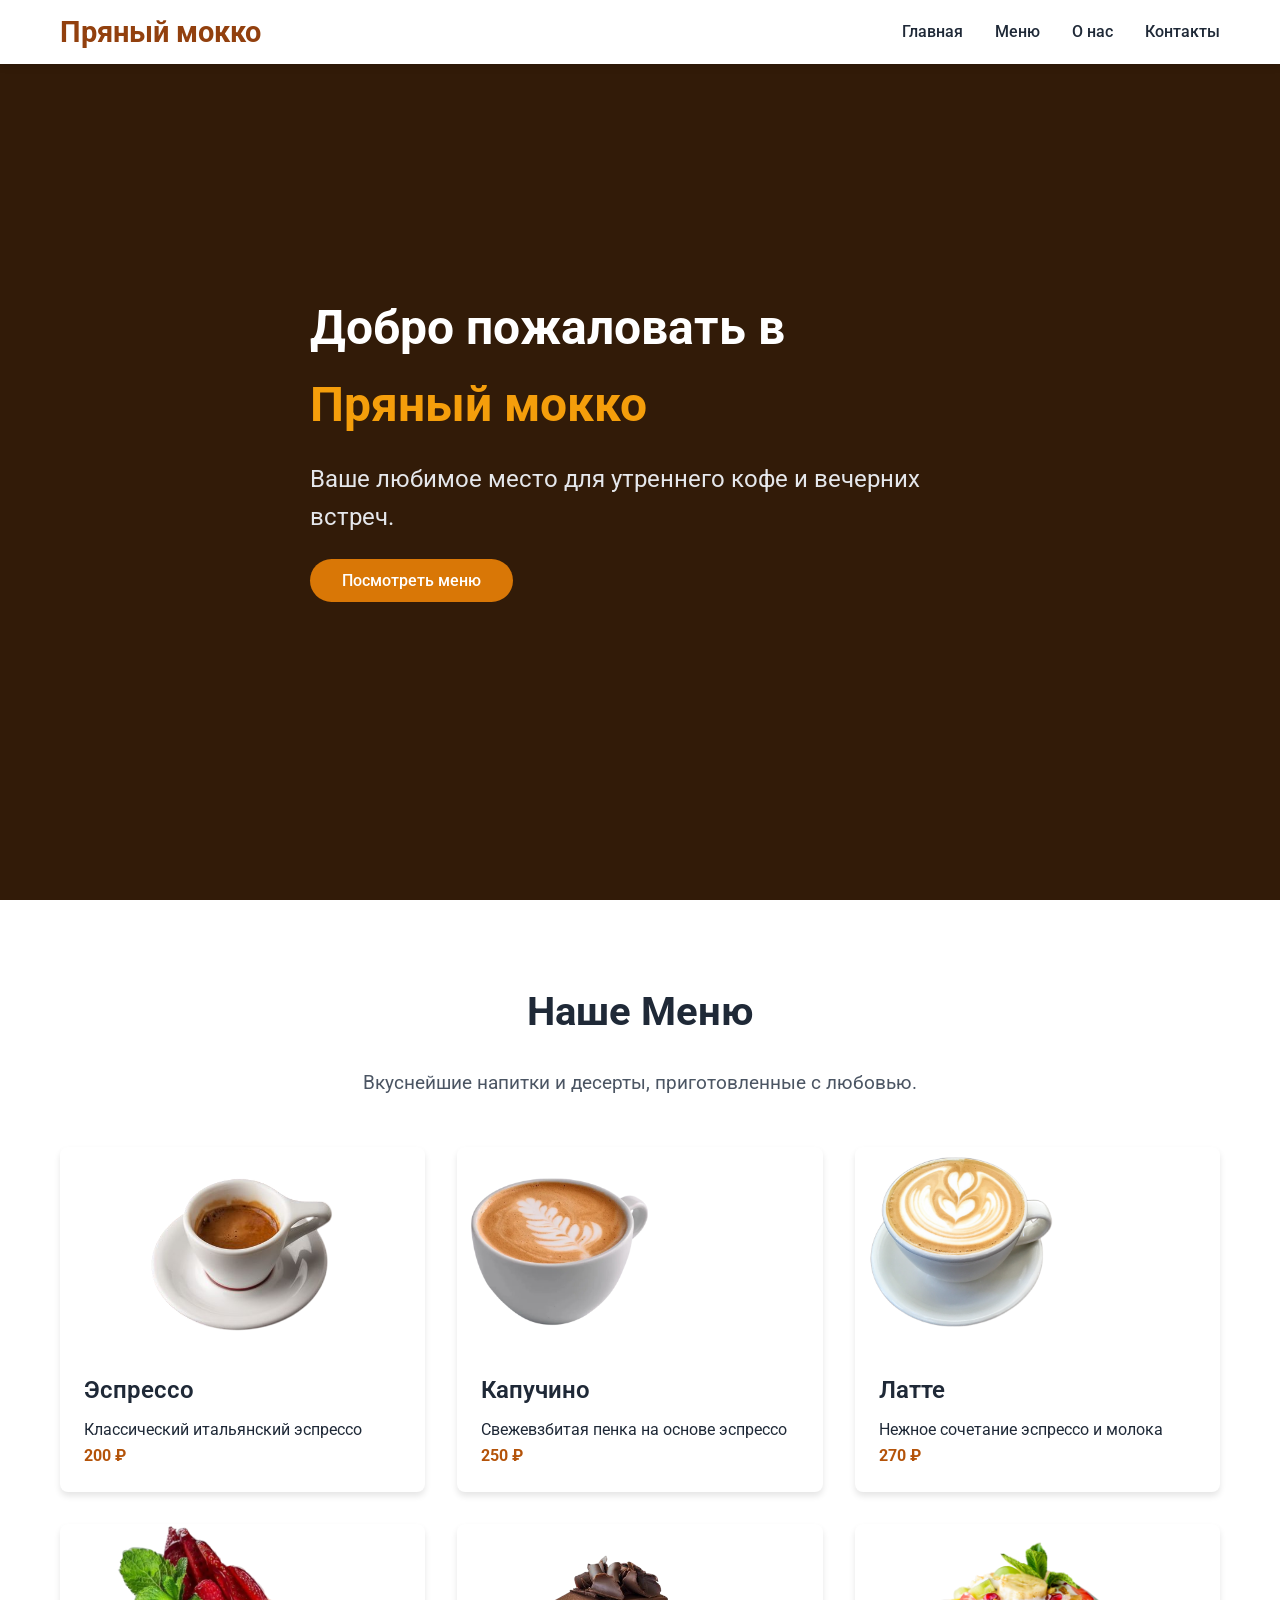
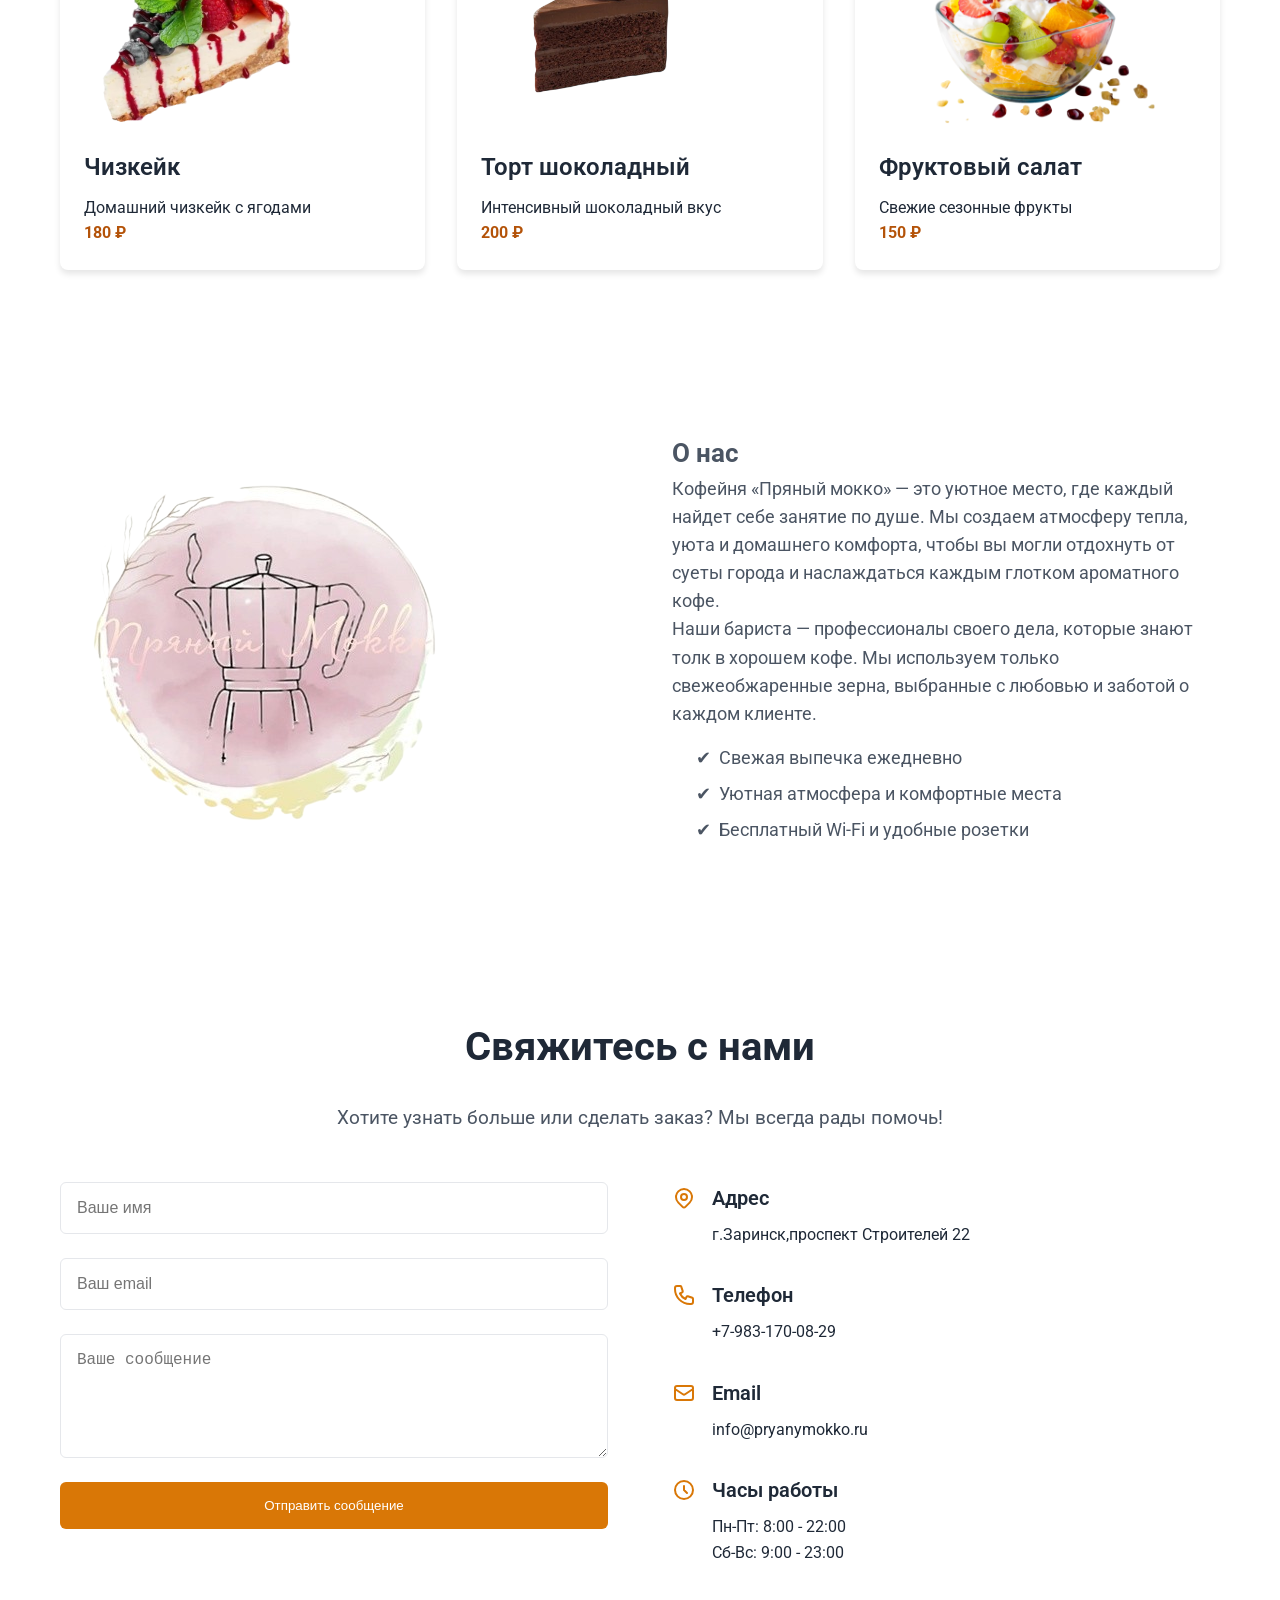
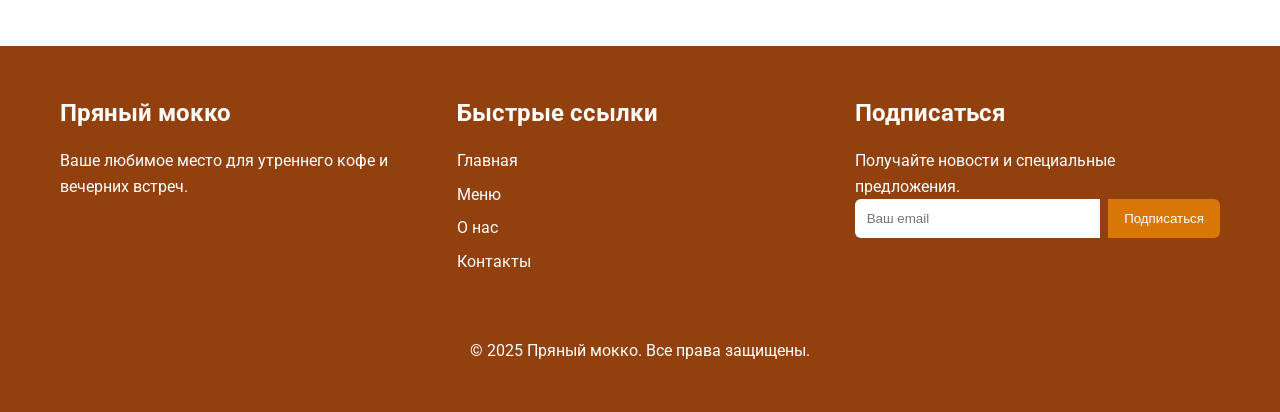
<file: index.html>
<!DOCTYPE html>
<html lang="ru">
<head>
  <meta charset="UTF-8" />
  <meta name="viewport" content="width=device-width, initial-scale=1.0"/>
  <title>Пряный мокко</title>
  <link href="https://fonts.googleapis.com/css2?family=Roboto:wght@400;500;700&display=swap" rel="stylesheet">
  <style>
    :root {
      --amber-500: #f59e0b;
      --amber-600: #d97706;
      --amber-700: #b45309;
      --amber-800: #92400e;
      --gray-100: #f3f4f6;
      --gray-200: #e5e7eb;
      --gray-600: #4b5563;
      --gray-800: #1f2937;
      --white: #ffffff;
      --black: #000000;
    }
    * {
      box-sizing: border-box;
      margin: 0;
      padding: 0;
    }
    body {
      font-family: 'Roboto', sans-serif;
      line-height: 1.6;
      color: var(--gray-800);
      background-color: var(--white);
    }
    a {
      text-decoration: none;
      color: inherit;
    }
    img {
      max-width: 100%;
      display: block;
    }
    header {
      position: fixed;
      width: 100%;
      background-color:var(--white)  ;
      box-shadow: 0 4px 6px rgba(0, 0, 0, 0.1);
      z-index: 1000;
    }
    .container {
      max-width: 1200px;
      margin: 0 auto;
      padding: 0 20px;
    }
    .header-content {
      display: flex;
      justify-content: space-between;
      align-items: center;
      height: 64px;
    }
    .logo {
      font-size: 1.8rem;
      font-weight: bold;
      color: var(--amber-800);
    }
    nav ul {
      list-style: none;
      display: flex;
      gap: 2rem;
    }
    nav ul li a {
      position: relative;
      font-weight: 500;
      transition: color 0.3s ease;
    }
    nav ul li a:hover,
    nav ul li.active a {
      color: var(--amber-700);
    }
    .mobile-menu-button {
      display: none;
      background: none;
      border: none;
      cursor: pointer;
    }
    .mobile-menu {
      display: none;
      flex-direction: column;
      gap: 1rem;
      padding: 1rem;
      background-color: var(--white);
      box-shadow: 0 4px 6px rgba(0, 0, 0, 0.1);
    }
    .hero {
      position: relative;
      min-height: 100vh;
      display: flex;
      align-items: center;
      padding-top: 64px;
    }
    .hero::before {
      content: "";
      position: absolute;
      top: 0;
      left: 0;
      width: 100%;
      height: 100%;
      background-color:#48260c;
      background-size: cover;
      filter: brightness(0.7);
      z-index: -1;
    }
    .hero-content {
      color: var(--white);
      max-width: 700px;
    }
    .hero h1 {
      font-size: 3rem;
      font-weight: bold;
      margin-bottom: 1rem;
    }
    .hero p {
      font-size: 1.5rem;
      margin-bottom: 2rem;
      color: var(--gray-200);
    }
    .hero .btn {
      background-color: var(--amber-600);
      color: var(--white);
      padding: 0.75rem 2rem;
      border-radius: 9999px;
      font-weight: 500;
      transition: all 0.3s ease;
    }
    .hero .btn:hover {
      background-color: var(--amber-700);
      transform: scale(1.05);
    }
    section {
      padding: 5rem 0;
    }
    .section-title {
      text-align: center;
      font-size: 2.5rem;
      font-weight: bold;
      margin-bottom: 1.5rem;
    }
    .section-subtitle {
      text-align: center;
      font-size: 1.2rem;
      color: var(--gray-600);
      max-width: 700px;
      margin: 0 auto 3rem;
    }
    .menu-grid {
      display: grid;
      grid-template-columns: repeat(auto-fit, minmax(300px, 1fr));
      gap: 2rem;
    }
    .card {
      background-color: var(--white);
      border-radius: 0.5rem;
      overflow: hidden;
      box-shadow: 0 4px 6px rgba(0, 0, 0, 0.1);
      transition: transform 0.3s ease, box-shadow 0.3s ease;
    }
    .card:hover {
      transform: translateY(-5px);
      box-shadow: 0 10px 15px rgba(0, 0, 0, 0.1);
    }
    .card img {
      height: 200px;
      object-fit: cover;
      transition: transform 0.5s ease;
    }
    .card:hover img {
      transform: scale(1.1);
    }
    .card-body {
      padding: 1.5rem;
    }
    .card-body h3 {
      font-size: 1.5rem;
      font-weight: 600;
      margin-bottom: 0.5rem;
    }
    .card-body .price {
      color: var(--amber-700);
      font-weight: bold;
    }
    .about-section {
      display: grid;
      grid-template-columns: 1fr 1fr;
      gap: 4rem;
      align-items: center;
    }
    .about-text {
      font-size: 1.1rem;
      color: var(--gray-600);
    }
    .about-text ul {
      margin-top: 1rem;
      padding-left: 1.5rem;
    }
    .about-text li {
      margin-bottom: 0.5rem;
      display: flex;
      align-items: center;
    }
    .about-text li::before {
      content: "✔";
      color: var(--green-500);
      margin-right: 0.5rem;
    }
    .contact-form {
      display: flex;
      flex-direction: column;
      gap: 1.5rem;
    }
    .contact-form input,
    .contact-form textarea {
      width: 100%;
      padding: 1rem;
      border: 1px solid var(--gray-200);
      border-radius: 0.375rem;
      font-size: 1rem;
    }
    .contact-form button {
      background-color: var(--amber-600);
      color: var(--white);
      padding: 1rem;
      border: none;
      border-radius: 0.375rem;
      font-weight: 500;
      transition: background-color 0.3s ease;
    }
    .contact-form button:hover {
      background-color: var(--amber-700);
    }
    .contact-info {
      display: flex;
      flex-direction: column;
      gap: 2rem;
    }
    .contact-item {
      display: flex;
      gap: 1rem;
      align-items: start;
    }
    .contact-item svg {
      flex-shrink: 0;
      width: 1.5rem;
      height: 1.5rem;
      color: var(--amber-600);
      margin-top: 0.25rem;
    }
    .contact-item h3 {
      font-size: 1.25rem;
      font-weight: 600;
      margin-bottom: 0.5rem;
    }
    footer {
      background-color: var(--amber-800);
      color: var(--white);
      padding: 3rem 0;
    }
    .footer-content {
      display: grid;
      grid-template-columns: repeat(auto-fit, minmax(250px, 1fr));
      gap: 2rem;
    }
    .footer-content h3 {
      font-size: 1.5rem;
      font-weight: bold;
      margin-bottom: 1rem;
    }
    .footer-links a {
      display: block;
      margin-bottom: 0.5rem;
      color: rgba(var(--white), 0.7);
      transition: color 0.3s ease;
    }
    .footer-links a:hover {
      color: var(--white);
    }
    .subscribe-form {
      display: flex;
      gap: 0.5rem;
    }
    .subscribe-form input {
      flex-grow: 1;
      padding: 0.75rem;
      border: none;
      border-radius: 0.375rem 0 0 0.375rem;
    }
    .subscribe-form button {
      background-color: var(--amber-600);
      color: var(--white);
      padding: 0.75rem 1rem;
      border: none;
      border-radius: 0 0.375rem 0.375rem 0;
      cursor: pointer;
      transition: background-color 0.3s ease;
    }
    .subscribe-form button:hover {
      background-color: var(--amber-700);
    }
    .footer-bottom {
      margin-top: 2rem;
      padding-top: 1.5rem;
      border-top: 1px solid rgba(var(--white), 0.2);
      text-align: center;
      color: rgba(var(--white), 0.7);
    }
    @media (max-width: 768px) {
      nav ul {
        display: none;
      }

      .mobile-menu-button {
        display: block;
      }
      .about-section {
        grid-template-columns: 1fr;
        gap: 2rem;
      }
    }
  </style>
</head>
<body>
<header>
  <div class="container header-content">
    <a href="#home" class="logo">Пряный мокко</a>
    <nav>
      <ul id="desktop-nav">
        <li><a href="#home" class="active">Главная</a></li>
        <li><a href="#menu">Меню</a></li>
        <li><a href="#about">О нас</a></li>
        <li><a href="#contact">Контакты</a></li>
      </ul>
    </nav>
    <button class="mobile-menu-button" id="mobile-menu-btn">&#9776;</button>
  </div>
  <div class="mobile-menu" id="mobile-menu">
    <a href="#home" class="active">Главная</a>
    <a href="#menu">Меню</a>
    <a href="#about">О нас</a>
    <a href="#contact">Контакты</a>
  </div>
</header>
<main>
  <!-- Hero Section -->
  <section id="home" class="hero">
    <div class="container hero-content">
      <h1>Добро пожаловать в <br/><span style="color: var(--amber-500)">Пряный мокко</span></h1>
      <p>Ваше любимое место для утреннего кофе и вечерних встреч.</p>
      <a href="#menu" class="btn">Посмотреть меню</a>
    </div>
  </section>
  <!-- Menu Section -->
  <section id="menu">
    <div class="container">
      <h2 class="section-title">Наше Меню</h2>
      <p class="section-subtitle">Вкуснейшие напитки и десерты, приготовленные с любовью.</p>
      <div class="menu-grid">
        <div class="card">
          <img src="a80084d1c552803f4fb4849bec7372b6-Photoroom.png" alt="Эспрессо"/>
          <div class="card-body">
            <h3>Эспрессо</h3>
            <p>Классический итальянский эспрессо</p>
            <div class="price">200 ₽</div>
          </div>
        </div>
        <div class="card">
          <img src="i-_3_-Photoroom-Photoroom.png" alt="Капучино"/>
          <div class="card-body">
            <h3>Капучино</h3>
            <p>Свежевзбитая пенка на основе эспрессо</p>
            <div class="price">250 ₽</div>
          </div>
        </div>
        <div class="card">
          <img src="kofe_latte_serdechko_iz_peny-1600x1200.png" alt="Латте"/>
          <div class="card-body">
            <h3>Латте</h3>
            <p>Нежное сочетание эспрессо и молока</p>
            <div class="price">270 ₽</div>
          </div>
        </div>
        <div class="card">
          <img src="i-_2_-Photoroom.png" alt="Чизкейк"/>
          <div class="card-body">
            <h3>Чизкейк</h3>
            <p>Домашний чизкейк с ягодами</p>
            <div class="price">180 ₽</div>
          </div>
        </div>
        <div class="card">
          <img src="360_F_187185513_fD3GNLtDcSCGcE7Y4erC54zr7VeEv25Q-Photoroom.png" alt="Торт шоколадный"/>
          <div class="card-body">
            <h3>Торт шоколадный</h3>
            <p>Интенсивный шоколадный вкус</p>
            <div class="price">200 ₽</div>
          </div>
        </div>
        <div class="card">
          <img src="E3XDcZgNlxIhv0SkOEkmmDzKyBpPJt9TzYeuM9ar-Photoroom.png" alt="Фруктовый салат"/>
          <div class="card-body">
            <h3>Фруктовый салат</h3>
            <p>Свежие сезонные фрукты</p>
            <div class="price">150 ₽</div>
          </div>
        </div>
      </div>
    </div>
  </section>
  <!-- About Section -->
  <section id="about">
    <div class="container about-section">
      <div>
        <img src="P_p_YmXvdXQ-Photoroom.png" alt="About our cafe"/>
      </div>
      <div class="about-text">
        <h2>О нас</h2>
        <p>Кофейня «Пряный мокко» — это уютное место, где каждый найдет себе занятие по душе. Мы создаем атмосферу тепла, уюта и домашнего комфорта, чтобы вы могли отдохнуть от суеты города и наслаждаться каждым глотком ароматного кофе.</p>
        <p>Наши бариста — профессионалы своего дела, которые знают толк в хорошем кофе. Мы используем только свежеобжаренные зерна, выбранные с любовью и заботой о каждом клиенте.</p>
        <ul>
          <li>Свежая выпечка ежедневно</li>
          <li>Уютная атмосфера и комфортные места</li>
          <li>Бесплатный Wi-Fi и удобные розетки</li>
        </ul>
      </div>
    </div>
  </section>
  <!-- Contact Section -->
  <section id="contact">
    <div class="container">
      <h2 class="section-title">Свяжитесь с нами</h2>
      <p class="section-subtitle">Хотите узнать больше или сделать заказ? Мы всегда рады помочь!</p>
      <div style="display: grid; grid-template-columns: repeat(auto-fit, minmax(400px, 1fr)); gap: 4rem;">
        <form class="contact-form">
          <input type="text" placeholder="Ваше имя" required/>
          <input type="email" placeholder="Ваш email" required/>
          <textarea rows="5" placeholder="Ваше сообщение" required></textarea>
          <button type="submit">Отправить сообщение</button>
        </form>
        <div class="contact-info">
          <div class="contact-item">
            <svg fill="none"  stroke="currentColor" viewBox="0 0 24 24"><path stroke-linecap="round" stroke-linejoin="round" stroke-width="2" d="M17.657 16.657L13.414 20.9a1.998 1.998 0 01-2.827 0l-4.244-4.243a8 8 0 1111.314 0z"/><path stroke-linecap="round" stroke-linejoin="round" stroke-width="2" d="M15 11a3 3 0 11-6 0 3 3 0 016 0z"/></svg>
            <div>
              <h3>Адрес</h3>
              <p><a href="https://2gis.ru/zarinsk/firm/70000001067888430" alt="Посмотреть на карте" >г.Заринск,проспект Строителей 22</a></p>
            </div>
          </div>
          <div class="contact-item">
            <svg fill="none" stroke="currentColor" viewBox="0 0 24 24"><path stroke-linecap="round" stroke-linejoin="round" stroke-width="2" d="M3 5a2 2 0 012-2h3.28a1 1 0 01.948.684l1.498 4.493a1 1 0 01-.502 1.21l-2.257 1.13a11.042 11.042 0 005.516 5.516l1.13-2.257a1 1 0 011.21-.502l4.493 1.498a1 1 0 01.684.949V19a2 2 0 01-2 2h-1C9.716 21 3 14.284 3 6V5z"/></svg>
            <div>
              <h3>Телефон</h3>
              <p><a href="tel:+79831700829">+7-983-170-08-29</a>  </p>
            </div>
          </div>
          <div class="contact-item">
            <svg fill="none" stroke="currentColor" viewBox="0 0 24 24"><path stroke-linecap="round" stroke-linejoin="round" stroke-width="2" d="M3 8l7.89 5.26a2 2 0 002.22 0L21 8M5 19h14a2 2 0 002-2V7a2 2 0 00-2-2H5a2 2 0 00-2 2v10a2 2 0 002 2z"/></svg>
            <div>
              <h3>Email</h3>
              <p><a href="mailto:example@example.com">info@pryanymokko.ru</a></p>
            </div>
          </div>
          <div class="contact-item">
            <svg fill="none" stroke="currentColor" viewBox="0 0 24 24"><path stroke-linecap="round" stroke-linejoin="round" stroke-width="2" d="M12 8v4l3 3m6-3a9 9 0 11-18 0 9 9 0 0118 0z"/></svg>
            <div>
              <h3>Часы работы</h3>
              <p>Пн-Пт: 8:00 - 22:00<br/>Сб-Вс: 9:00 - 23:00</p>
            </div>
          </div>
        </div>
      </div>
    </div>
  </section>
</main>
<!-- Footer -->
<footer>
  <div class="container footer-content">
    <div>
      <h3>Пряный мокко</h3>
      <p>Ваше любимое место для утреннего кофе и вечерних встреч.</p>
    </div>
    <div class="footer-links">
      <h3>Быстрые ссылки</h3>
      <a href="#home">Главная</a>
      <a href="#menu">Меню</a>
      <a href="#about">О нас</a>
      <a href="#contact">Контакты</a>
    </div>
    <div>
      <h3>Подписаться</h3>
      <p>Получайте новости и специальные предложения.</p>
      <form class="subscribe-form">
        <input type="email" placeholder="Ваш email"/>
        <button type="submit">Подписаться</button>
      </form>
    </div>
  </div>
  <div class="footer-bottom">
    <p>© 2025 Пряный мокко. Все права защищены.</p>
  </div>
</footer>
<script>
  // Mobile menu toggle
  document.getElementById('mobile-menu-btn').addEventListener('click', () => {
    const menu = document.getElementById('mobile-menu');
    menu.style.display = menu.style.display === 'flex' ? 'none' : 'flex';
  });
  // Scroll active section highlighting
  window.addEventListener('scroll', () => {
    const sections = document.querySelectorAll('section');
    const navLinks = document.querySelectorAll('#desktop-nav a');
    let currentSection = 'home';
    sections.forEach(section => {
      const sectionTop = section.offsetTop - 100;
      if (window.scrollY >= sectionTop) {
        currentSection = section.id;
      }
    });
    navLinks.forEach(link => {
      link.classList.remove('active');
      if (link.getAttribute('href') === `#${currentSection}`) {
        link.classList.add('active');
      }
    });
  });
  // Smooth scroll
  document.querySelectorAll('a[href^="#"]').forEach(anchor => {
    anchor.addEventListener('click', function(e) {
      e.preventDefault();
      const targetId = this.getAttribute('href');
      const targetElement = document.querySelector(targetId);
      if (targetElement) {
        window.scrollTo({
          top: targetElement.offsetTop - 64,
          behavior: 'smooth'
        });
      }
    });
  });
</script>
</body>
</html>
</file>
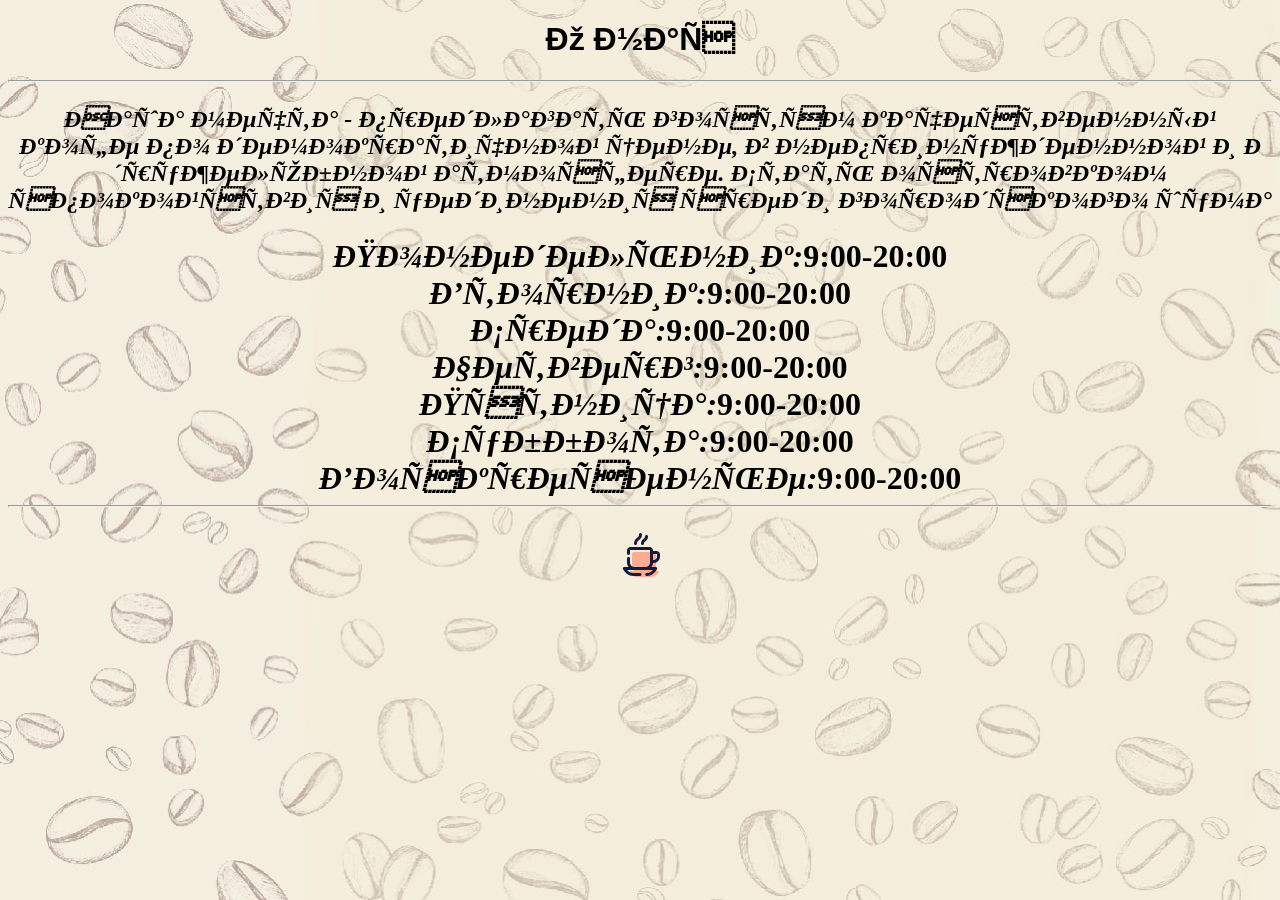
<file: About Us.html>
<!DOCTYPE html>
<HTML>
<HEAD>
<style>
   body {
    background: url(2.jpg) no-repeat; /* Параметры фона */
	 background-size: cover;
	 background-attachment: fixed;
   }
   ul {
  list-style: none; 
  margin: 0;
  padding-left: 0; 
  font-size: xx-large;
}
   h1{  font-family: 'Comic Sans MS', sans-serif; }
   p{font-size:x-large; font-family: 'Times New Roman', sans-serif;}
  
	  
  </style>
  <link rel="shortcut icon" href="3.png"
<meta charset="utf-8"> 
<TITLE>О нас</TITLE>
</HEAD>
<BODY>
<width=100%> 
<height=100%>
<body background="2.jpg">
<header>
<h1 align="center">О нас</h1>

</header>
<hr>
 <footer>
<p align="center"><b><i>Наша мечта - предлагать гостям качественный кофе по демократичной цене, в непринужденной и дружелюбной атмосфере. Стать островком спокойствия и уединения среди городского шума</i></b></P>
<ul class="menu-main">
<li align="center"><b><i>Понедельник:</i>9:00-20:00</b></li>
<li align="center"><b><i>Вторник:</i>9:00-20:00</b></li>
<li align="center"><b><i>Среда:</i>9:00-20:00</b></li>
<li align="center"><b><i>Четверг:</i>9:00-20:00</b></li>
<li align="center"><b><i>Пятница:</i>9:00-20:00</b></li>
<li align="center"><b><i>Суббота:</i>9:00-20:00</b></li>
<li align="center"><b><i>Воскресенье:</i>9:00-20:00</b><li>
</ul>
</footer>
<hr>
<a href="index.html" onclick="history.back();return false;" class="history-back" class="menu-main"><p align="center"><img src="4.png"></a>
</BODY>
</HTML>
</file>
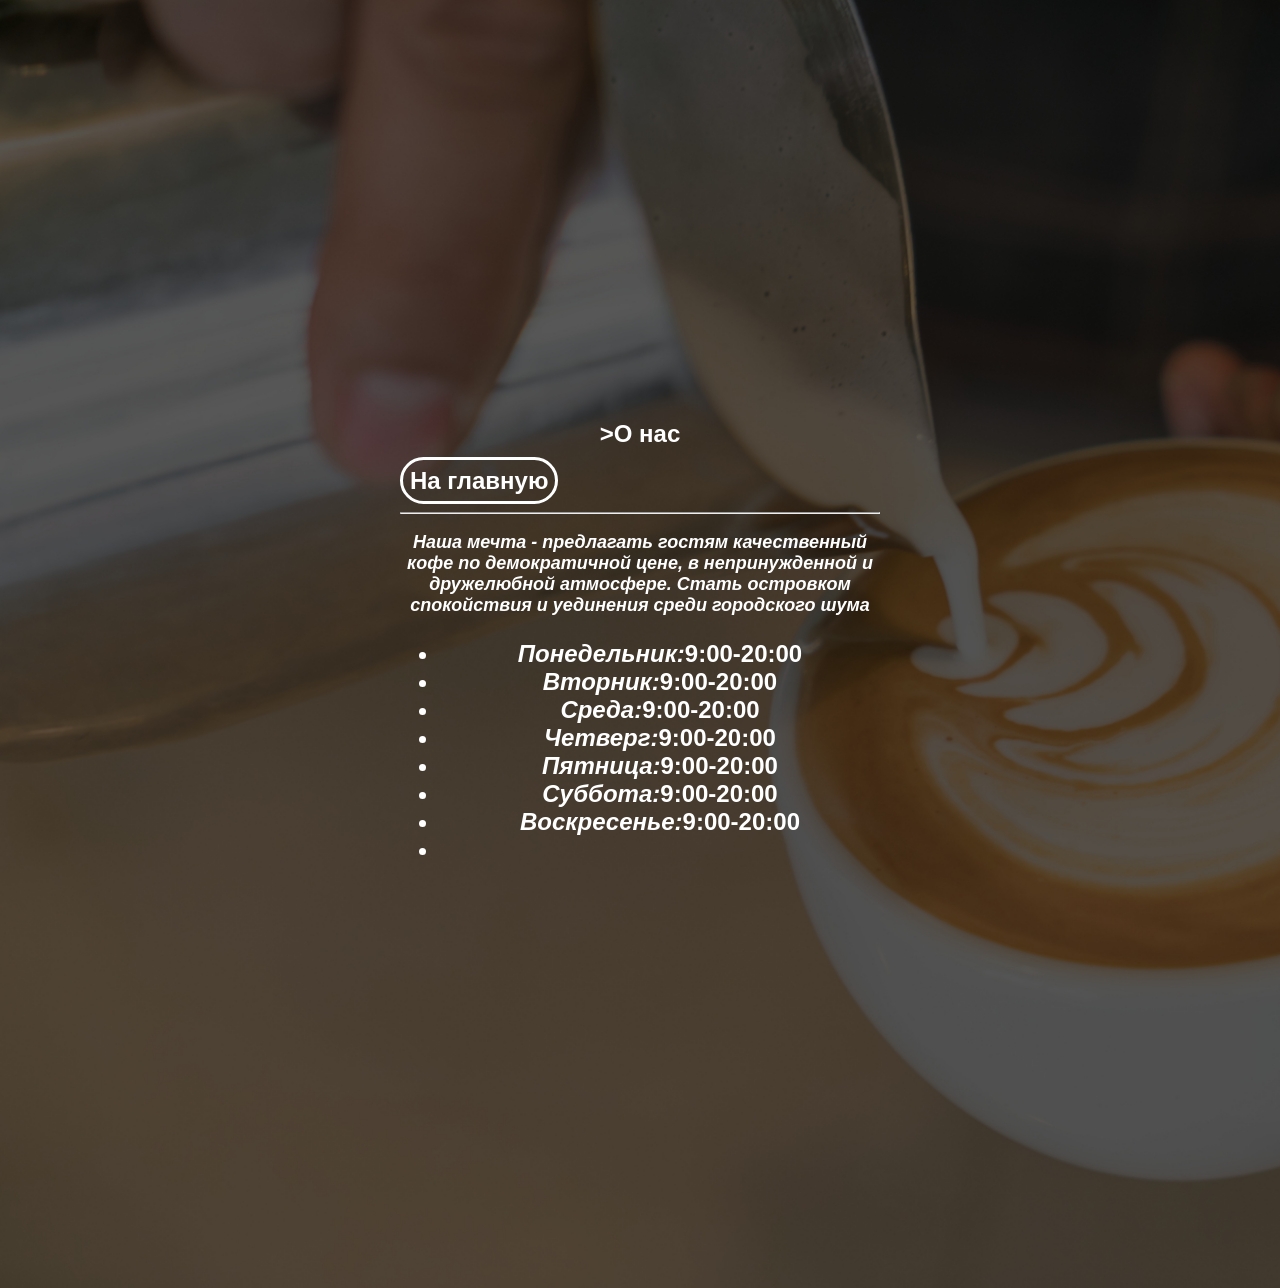
<file: About.html>
<!DOCTYPE html>
<HTML>
<HEAD>
<link rel="shortcut icon" href="4.png">
 <link rel="stylesheet" href="style.css">
<meta charset="utf-8"> 
<TITLE>О нас</TITLE>
</HEAD>
<BODY>

 <main>
    <section id="coffee">
	<h1 align="center">>О нас</h1>
		<p align="left"><a href="index.html"  class="button"> На главную </a></p>
	<hr>
      <p align="center"><b><i>Наша мечта - предлагать гостям качественный кофе по демократичной цене, в непринужденной и дружелюбной атмосфере. Стать островком спокойствия и уединения среди городского шума</i></b></P>
<ul class="menu-main">
<li align="center"><b><i>Понедельник:</i>9:00-20:00</b></li>
<li align="center"><b><i>Вторник:</i>9:00-20:00</b></li>
<li align="center"><b><i>Среда:</i>9:00-20:00</b></li>
<li align="center"><b><i>Четверг:</i>9:00-20:00</b></li>
<li align="center"><b><i>Пятница:</i>9:00-20:00</b></li>
<li align="center"><b><i>Суббота:</i>9:00-20:00</b></li>
<li align="center"><b><i>Воскресенье:</i>9:00-20:00</b><li>
</ul>
</div>
    </section>
</BODY>
</HTML>
</file>
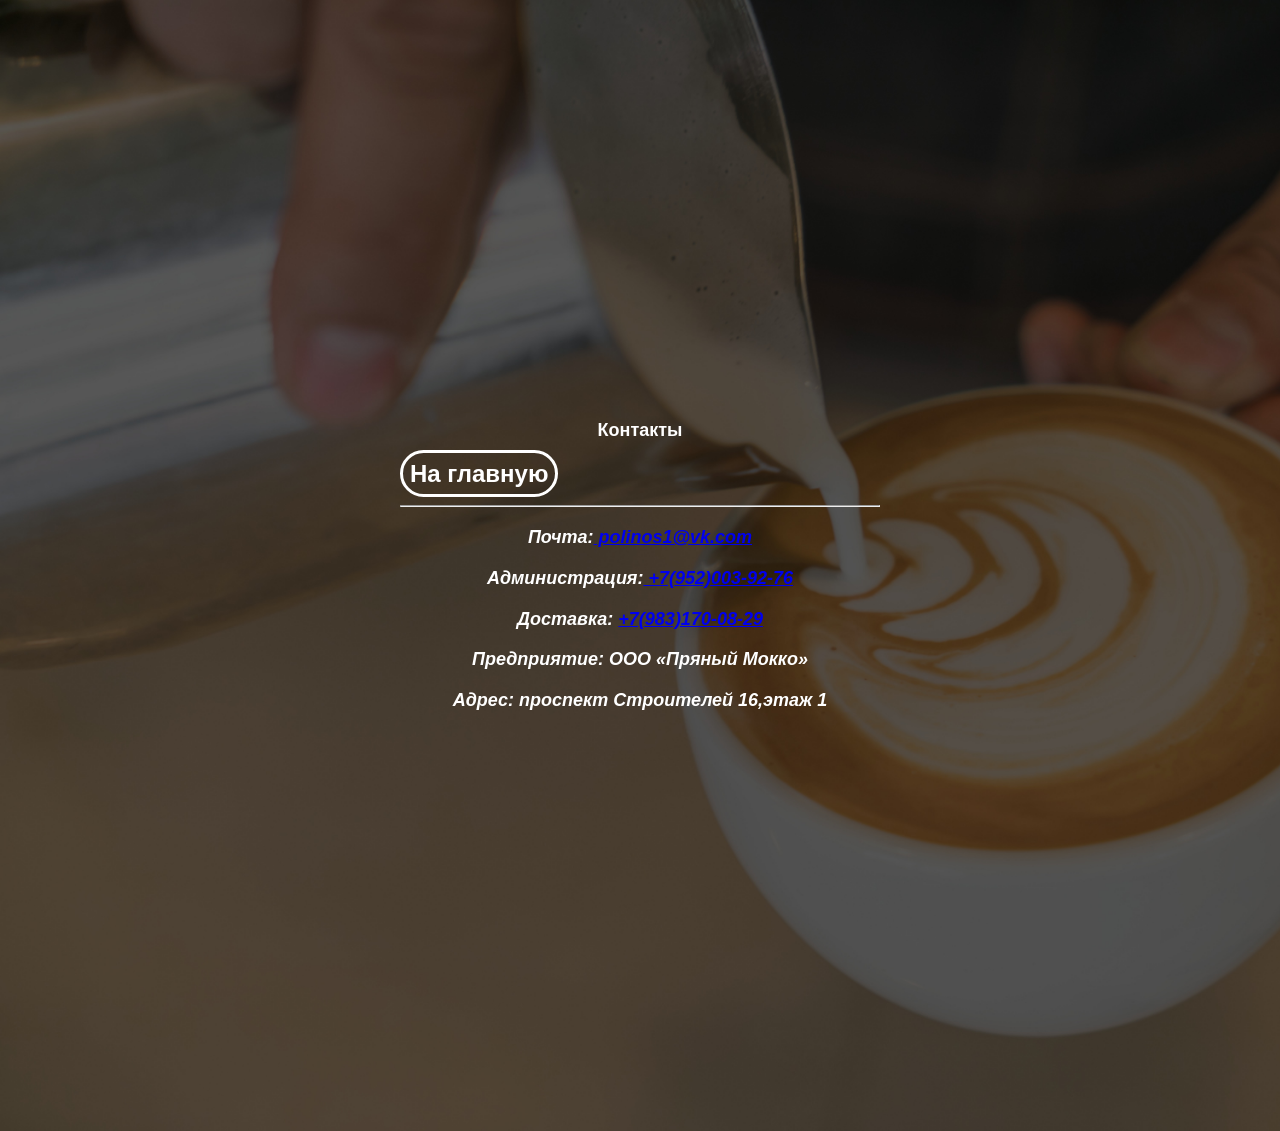
<file: contact.html>
<!DOCTYPE html>
<HTML>
<HEAD>
<link rel="stylesheet" href="style.css">
  <link rel="shortcut icon" href="4.png">
<meta charset="utf-8"> 
<TITLE>Контакты</TITLE>
</HEAD>
<BODY>
<main>
    <section id="coffee">
      <h1><p align="center">Контакты</h1>
	  <p align="left"><a href="index.html"  class="button"> На главную </a></p>
<hr>
<h2><p align="center"><b><i>Почта:<a href="mailto:polinos1@vk.com"> polinos1@vk.com</i></b></a></h2>
<h2><p align="center"><b><i>Администрация:</b><a href="tel: +7(952)003-92-76"> +7(952)003-92-76</i></a></h2>
 <h2><p align="center"><b><i>Доставка:</b> <a href="tel: +7(983)170-08-29"> +7(983)170-08-29</i></a></h2>
<h2><p align="center"><b><i>Предприятие: ООО «Пряный Мокко»</i></b></h2>
<h2><p align="center"><b><i>Адрес: проспект Строителей 16,этаж 1</i></b></h2>
</div>
    </section>
</file>
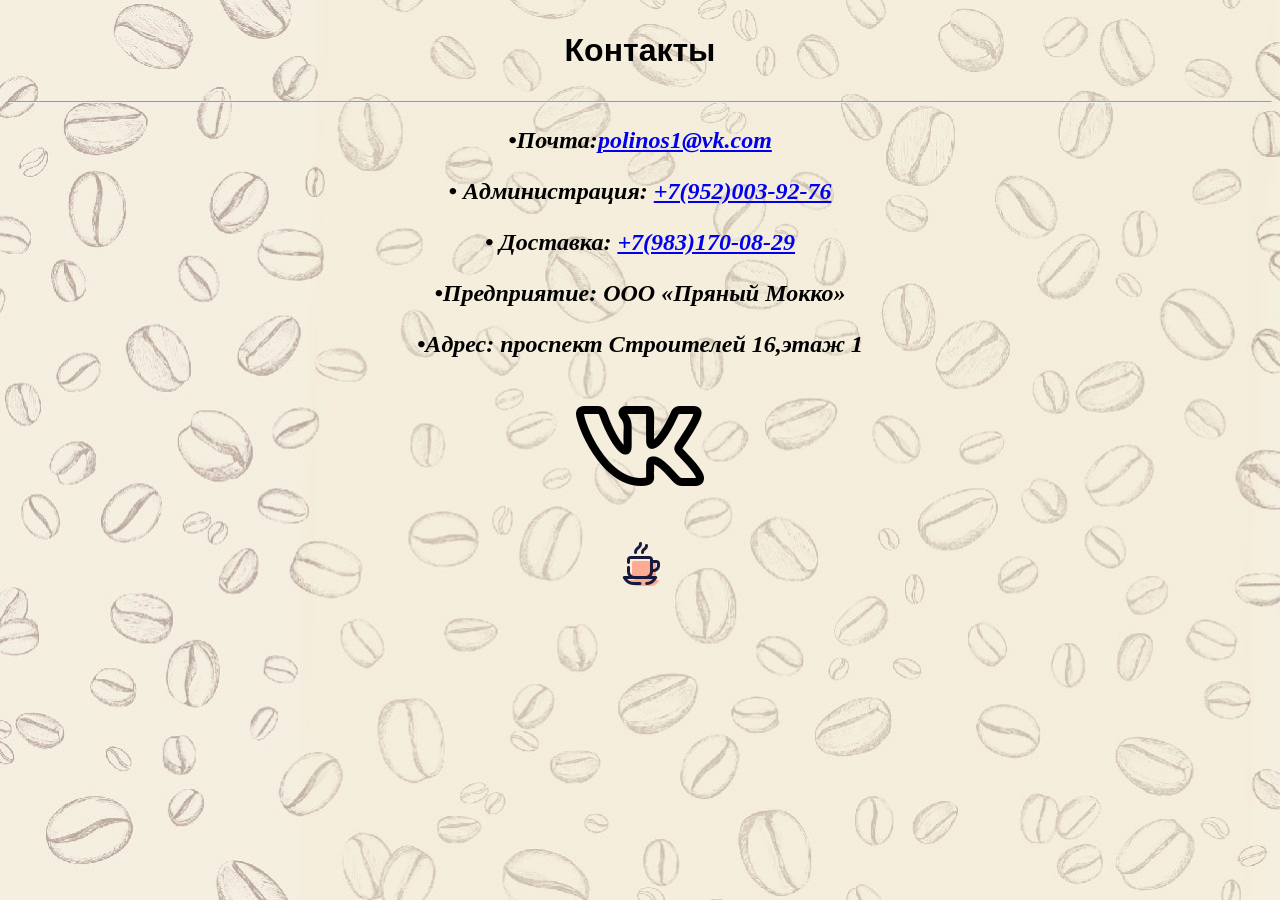
<file: Contacts.html>
<!DOCTYPE html>
<HTML>
<HEAD>
<style>
   body {
    background: url(2.jpg) no-repeat;
	 background-size: cover;
	  background-attachment: fixed;
   }
   h1{  font-family: 'Comic Sans MS', sans-serif; }
  </style>
  <link rel="shortcut icon" href="3.png">
<meta charset="utf-8"> 
<TITLE>Контакты</TITLE>
</HEAD>
<BODY>
<body background="1.jpg">
<h1><p align="center">Контакты</h1>
<hr>
<h2><p align="center"><b><i>•Почта:<a href="mailto:polinos1@vk.com">polinos1@vk.com</i></b></a></h2>
<h2><p align="center"><b><i>• Администрация:</b> <a href="tel: +7(952)003-92-76"> +7(952)003-92-76</i></a></h2>
 <h2><p align="center"><b><i>• Доставка:</b> <a href="tel: +7(983)170-08-29"> +7(983)170-08-29</i></a></h2>
<h2><p align="center"><b><i>•Предприятие: ООО «Пряный Мокко»</i></b></h2>
<h2><p align="center"><b><i>•Адрес: проспект Строителей 16,этаж 1</i></b></h2>
<h2><p align="center"><a href="https://vk.com/public219763680"><img src="18.png" ></h2>
</div>
<a href="index.html" onclick="history.back();return false;"class="history-back"><p align="center"><p align="center"> <img src="4.png"></a>
</BODY>
</HTML>
</file>
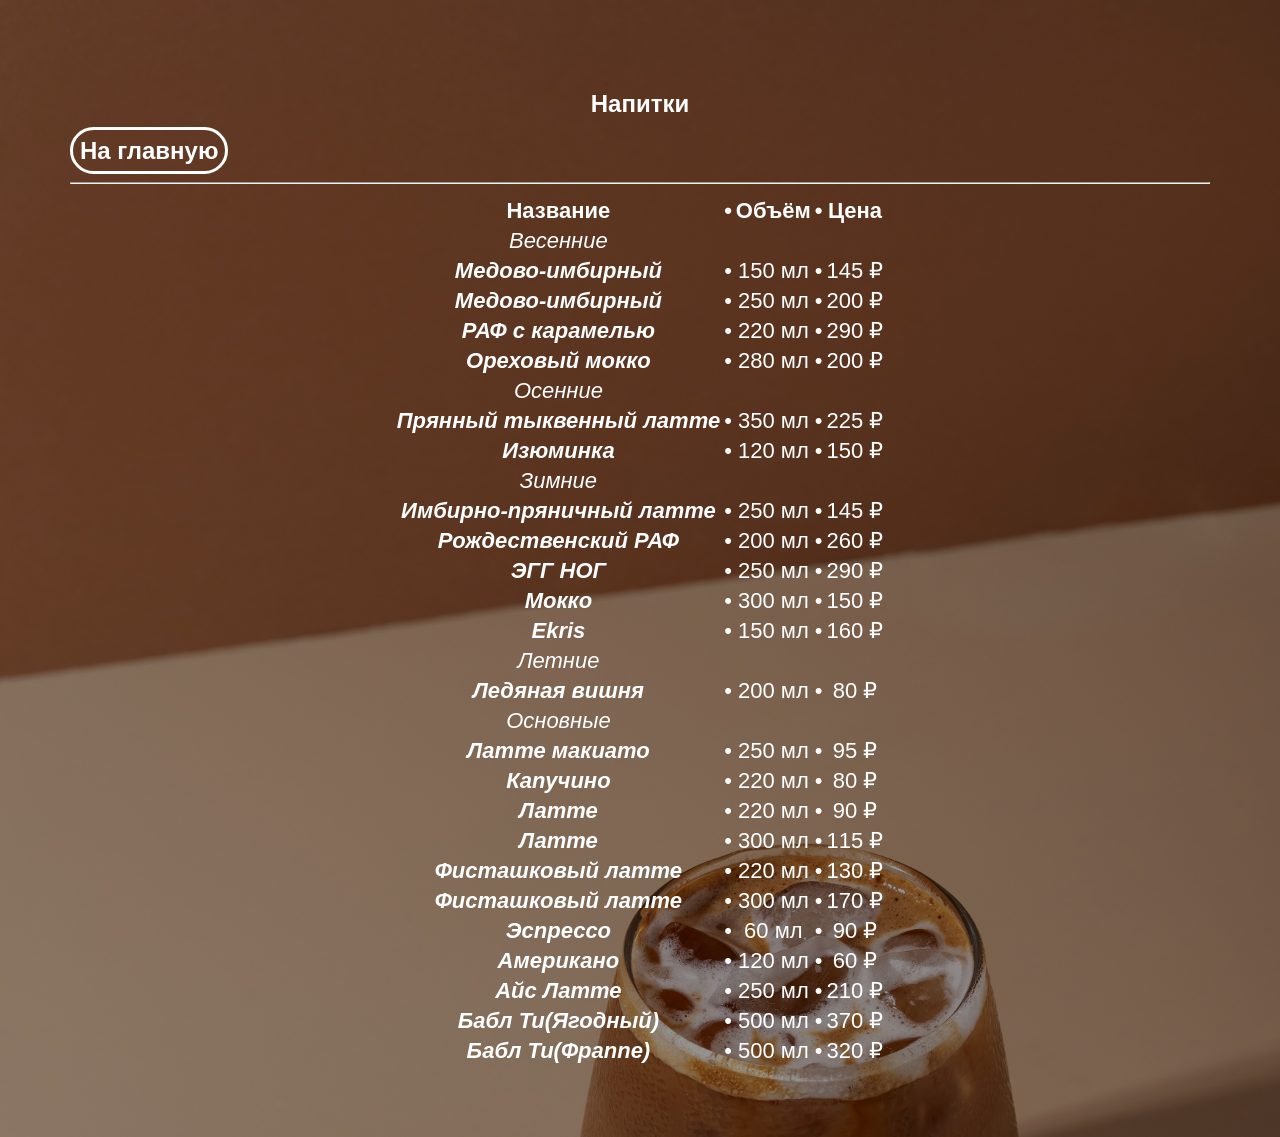
<file: drink.html>
<!DOCTYPE html>
<HTML>
<HEAD>
 <link rel="stylesheet" href="style.css">
  <link rel="shortcut icon" href="4.png">
<meta charset="utf-8"> 
<TITLE>Напитки</TITLE>
</HEAD>
<BODY>
<main>
    <section id="drink">
      <h1 align="center"> Напитки</h1>
	  <p align="left"><a href="index.html"  class="button"> На главную </a></p>
<hr>
<table align="center">

<thead>
        <tr>
		     
            <th>Название</th>
            <th>•</th>
            <th>Объём</th>
            <th>•</th>
            <th>Цена</th>
        </tr>
    </thead>
    <tbody>
	<tr align="center"><td><i>Весенние</i></td></tr>
        <tr>
            <td><b><i>Медово-имбирный </i></b></td>
            <td>•</td>
            <td>150 мл </td>
            <td>•</td>
            <td> 145 &#8381;</td>
           
        </tr>
		<tr>
		
            <td><b><i>Медово-имбирный </i></b></td>
            <td> •</td>
            <td>250 мл </td>
            <td>•</td>
            <td> 200 &#8381;</td>
           
        </tr>
		<tr>
            <td><b><i>РАФ с карамелью  </i></b></td>
            <td>•</td>
            <td>220 мл</td>
            <td>•</td>
            <td> 290 &#8381;</td>

        </tr>
		<tr>
            <td><b><i>Ореховый мокко</i></b></td>
            <td>•</td>
            <td>280 мл</td>
            <td>•</td>
            <td> 200 &#8381;</td>

        </tr>
		<tr align="center"><td><i>Осенние</i></td></tr>
		<tr>
		
            <td><b><i> Прянный тыквенный латте </i></b></td>
            <td>•</td>
            <td>350 мл</td>
            <td>•</td>
            <td> 225 &#8381;</td>
        </tr>
	         <tr>
            <td><b><i> Изюминка </i></b></td>
            <td>•</td>
            <td>120 мл</td>
            <td>•</td>
            <td> 150 &#8381;</td>
           
        </tr>
		<tr align="center"><td><i>Зимние</i></td></tr>
		<tr>
     <td><b><i>Имбирно-пряничный латте</i></b></td>
            <td>•</td>
            <td>250 мл</td>
            <td>• </td>
            <td> 145 &#8381;</td>
           
        </tr>
		<tr>
		<td><b><i>Рождественский РАФ </i></b></td>
            <td>•</td>
            <td>200 мл</td>
            <td>•</td>
            <td> 260 &#8381;</td>

        </tr>
		<tr>
            <td><b><i>ЭГГ НОГ</i></b></td>
            <td>•</td>
            <td>250 мл</td>
            <td>•</td>
            <td> 290 &#8381;</td>

        </tr>
		<tr>
            <td><b><i>Мокко </i></b></td>
            <td>•</td>
            <td>300 мл</td>
            <td>•</td>
            <td> 150 &#8381;</td>
        </tr>
	
        <tr>
            <td><i><b>Ekris</i></b></td>
            <td>•</td>
            <td>150 мл</td>
            <td>•</td>
            <td>160 &#8381;</td>
			</tr>
			<tr align="center"><td><i>Летние</i></td></tr>
			<tr>
            <td><b><i> Ледяная вишня</i></b></td>
            <td>•</td>
            <td>200 мл</td>
            <td>•</td>
            <td>80 &#8381;</td>
           
        </tr>
			<tr align="center"><td><i>Основные</i></td></tr>
			<tr>
            <td><b><i> Латте макиато</i></b></td>
            <td>•</td>
            <td>250 мл</td>
            <td>•</td>
            <td>95 &#8381;</td>
           
        </tr>
		<tr>
            <td><b><i>Капучино</i></b></td>
            <td> •</td>
            <td>220 мл</td>
            <td>•</td>
            <td> 80 &#8381;</td>
        </tr>
		<tr>
            <td><b><i>Латте </i></b></td>
            <td>•</td>
            <td>220 мл</td>
            <td>•</td>
            <td>90 &#8381;</td>
			</TR>
			<tr>
            <td><b><i>Латте </i></b></td>
            <td>•</td>
            <td>300 мл</td>
            <td>•</td>
            <td>115 &#8381;</td>
			</TR>
			<tr>
            <td><b><i>Фисташковый латте</i></b></td>
            <td>•</td>
            <td>220 мл</td>
            <td>•</td>
            <td> 130 &#8381;</td>
           
        </tr>
		<tr>
            <td><b><i>Фисташковый латте</i></b></td>
            <td>•</td>
            <td>300 мл</td>
            <td>•</td>
            <td> 170 &#8381;</td>
           
        </tr>
		<tr>
		
            <td><b><i>Эспрессо</i></b></td>
            <td> •</td>
            <td>60  мл</td>
            <td>•</td>
            <td> 90 &#8381;</td>
			
                   </tr>
		<tr>
            <td><b><i>Американо </i></b></td>
            <td>•</td>
            <td>120 мл</td>
            <td>•</td>
            <td> 60 &#8381;</td>
		
			<tr>
            <td><b><i>Айс Латте</i></b></td>
            <td>•</td>
            <td>250 мл</td>
            <td>•</td>
            <td> 210 &#8381;</td>
           
        </tr>
		<tr>
		
            <td><b><i>Бабл Ти(Ягодный)</i></b></td>
            <td> •</td>
            <td>500 мл</td>
            <td>•</td>
            <td> 370 &#8381;</td>
           
        </tr>
		<tr>
            <td><b><i>Бабл Ти(Фраппе) </i></b></td>
            <td>•</td>
            <td>500 мл</td>
            <td>•</td>
            <td> 320 &#8381;</td>

        </tr>
    </tbody>
</table>

</div>

    </section>

</BODY>
</HTML>
</file>
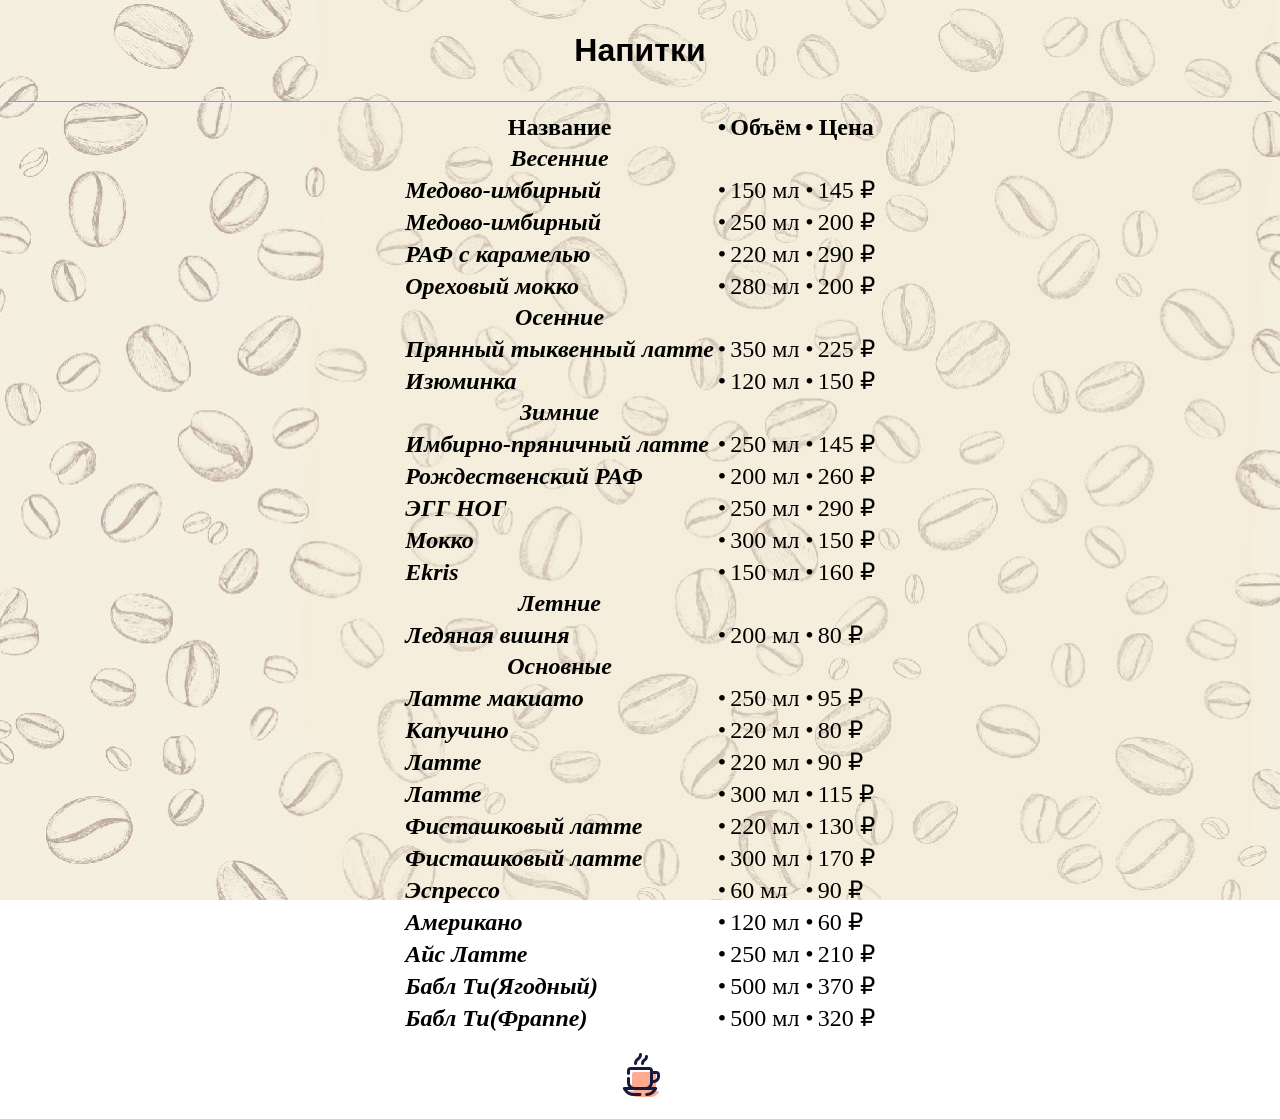
<file: drinks.html>
<!DOCTYPE html>
<HTML>
<HEAD>
<style>
 body {
    background: url(2.jpg) no-repeat; /* Параметры фона */
	 background-size: cover;
	 background-attachment:fixed;  
   }
     h1{ font-family: 'Comic Sans MS', sans-serif; }
  tr {
  list-style: none; 
  margin: 0;

  padding-left: 0; 
  font-color:black;
  font-size:x-large;
  
  </style>
  <link rel="shortcut icon" href="3.png">
<meta charset="utf-8"> 
<TITLE>Напитки</TITLE>
</HEAD>
<BODY>
<body background="2.jpg">
<header>
<h1><p align="center">Напитки</h1>
</header>
<hr>
<table align="center">
<footer>
<thead>
        <tr>
		     
            <th>Название</th>
            <th>•</th>
            <th>Объём</th>
            <th>•</th>
            <th>Цена</th>
        </tr>
    </thead>
    <tbody>
	<tr align="center"><td><b><i>Весенние</i></b></td></tr>
        <tr>
            <td><b><i>Медово-имбирный </i></b></td>
            <td>•</td>
            <td>150 мл </td>
            <td>•</td>
            <td> 145 &#8381;</td>
           
        </tr>
		<tr>
		
            <td><b><i>Медово-имбирный </i></b></td>
            <td> •</td>
            <td>250 мл </td>
            <td>•</td>
            <td> 200 &#8381;</td>
           
        </tr>
		<tr>
            <td><b><i>РАФ с карамелью  </i></b></td>
            <td>•</td>
            <td>220 мл</td>
            <td>•</td>
            <td> 290 &#8381;</td>

        </tr>
		<tr>
            <td><b><i>Ореховый мокко</i></b></td>
            <td>•</td>
            <td>280 мл</td>
            <td>•</td>
            <td> 200 &#8381;</td>

        </tr>
		<tr align="center"><td><b><i>Осенние</i></b></td></tr>
		<tr>
		
            <td><b><i> Прянный тыквенный латте </i></b></td>
            <td>•</td>
            <td>350 мл</td>
            <td>•</td>
            <td> 225 &#8381;</td>
        </tr>
	         <tr>
            <td><b><i> Изюминка </i></b></td>
            <td>•</td>
            <td>120 мл</td>
            <td>•</td>
            <td> 150 &#8381;</td>
           
        </tr>
		<tr align="center"><td><b><i>Зимние</i></b></td></tr>
		<tr>
     <td><b><i>Имбирно-пряничный латте</i></b></td>
            <td>•</td>
            <td>250 мл</td>
            <td>• </td>
            <td> 145 &#8381;</td>
           
        </tr>
		<tr>
		<td><b><i>Рождественский РАФ </i></b></td>
            <td>•</td>
            <td>200 мл</td>
            <td>•</td>
            <td> 260 &#8381;</td>

        </tr>
		<tr>
            <td><b><i>ЭГГ НОГ</i></b></td>
            <td>•</td>
            <td>250 мл</td>
            <td>•</td>
            <td> 290 &#8381;</td>

        </tr>
		<tr>
            <td><b><i>Мокко </i></b></td>
            <td>•</td>
            <td>300 мл</td>
            <td>•</td>
            <td> 150 &#8381;</td>
        </tr>
	
        <tr>
            <td><i><b>Ekris</i></b></td>
            <td>•</td>
            <td>150 мл</td>
            <td>•</td>
            <td>160 &#8381;</td>
			</tr>
			<tr align="center"><td><b><i>Летние</i></b></td></tr>
			<tr>
            <td><b><i> Ледяная вишня</i></b></td>
            <td>•</td>
            <td>200 мл</td>
            <td>•</td>
            <td>80 &#8381;</td>
           
        </tr>
			<tr align="center"><td><b><i>Основные</i></b></td></tr>
			<tr>
            <td><b><i> Латте макиато</i></b></td>
            <td>•</td>
            <td>250 мл</td>
            <td>•</td>
            <td>95 &#8381;</td>
           
        </tr>
		<tr>
            <td><b><i>Капучино</i></b></td>
            <td> •</td>
            <td>220 мл</td>
            <td>•</td>
            <td> 80 &#8381;</td>
        </tr>
		<tr>
            <td><b><i>Латте </i></b></td>
            <td>•</td>
            <td>220 мл</td>
            <td>•</td>
            <td>90 &#8381;</td>
			</TR>
			<tr>
            <td><b><i>Латте </i></b></td>
            <td>•</td>
            <td>300 мл</td>
            <td>•</td>
            <td>115 &#8381;</td>
			</TR>
			<tr>
            <td><b><i>Фисташковый латте</i></b></td>
            <td>•</td>
            <td>220 мл</td>
            <td>•</td>
            <td> 130 &#8381;</td>
           
        </tr>
		<tr>
            <td><b><i>Фисташковый латте</i></b></td>
            <td>•</td>
            <td>300 мл</td>
            <td>•</td>
            <td> 170 &#8381;</td>
           
        </tr>
		<tr>
		
            <td><b><i>Эспрессо</i></b></td>
            <td> •</td>
            <td>60  мл</td>
            <td>•</td>
            <td> 90 &#8381;</td>
			
                   </tr>
		<tr>
            <td><b><i>Американо </i></b></td>
            <td>•</td>
            <td>120 мл</td>
            <td>•</td>
            <td> 60 &#8381;</td>
		
			<tr>
            <td><b><i>Айс Латте</i></b></td>
            <td>•</td>
            <td>250 мл</td>
            <td>•</td>
            <td> 210 &#8381;</td>
           
        </tr>
		<tr>
		
            <td><b><i>Бабл Ти(Ягодный)</i></b></td>
            <td> •</td>
            <td>500 мл</td>
            <td>•</td>
            <td> 370 &#8381;</td>
           
        </tr>
		<tr>
            <td><b><i>Бабл Ти(Фраппе) </i></b></td>
            <td>•</td>
            <td>500 мл</td>
            <td>•</td>
            <td> 320 &#8381;</td>

        </tr>
    </tbody>
</table>
</footer>
<a href="menu1.html" onclick="history.back();return false;" class="history-back" class="menu-main"><p align="center"><img src="4.png"></a>
</BODY>
</HTML>
</file>
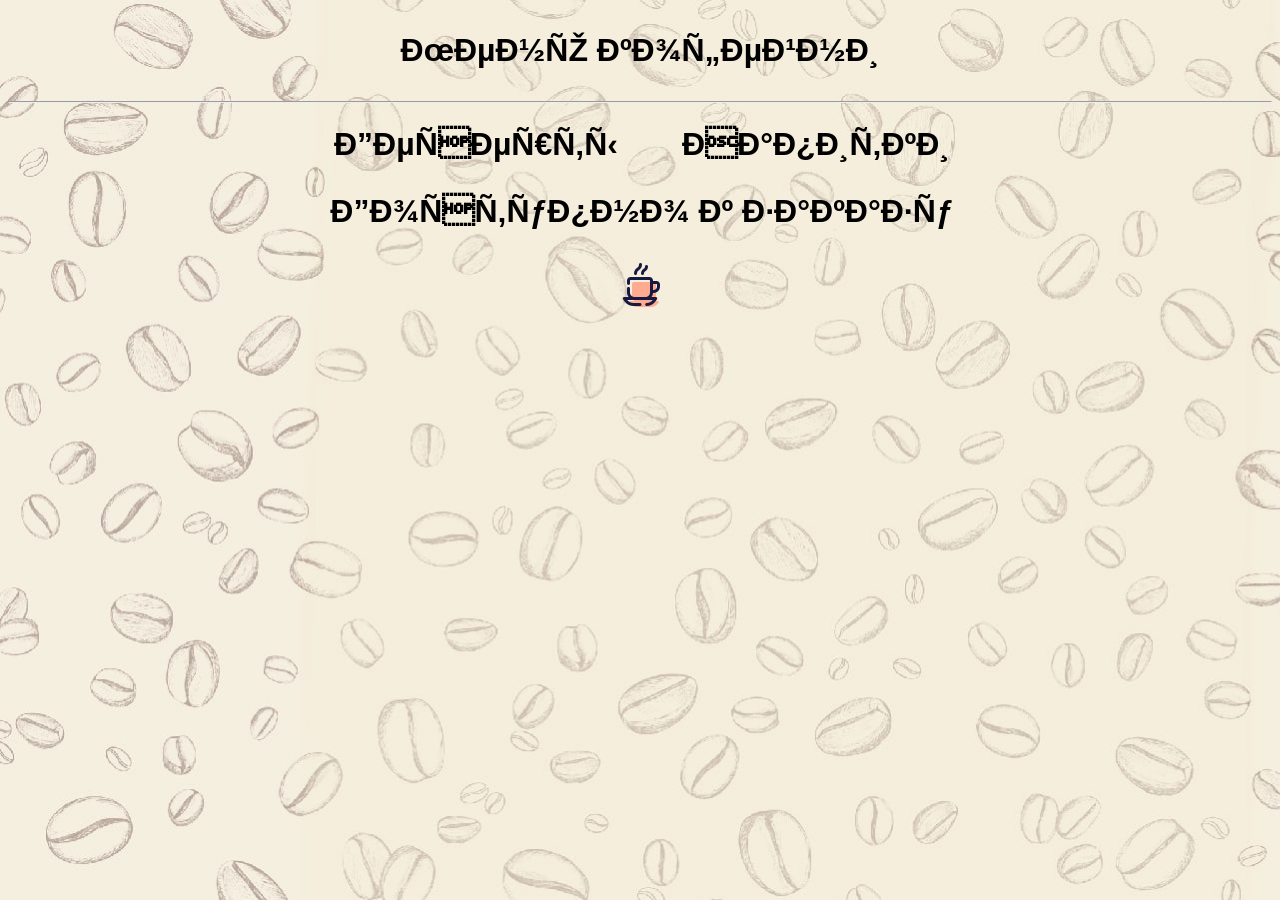
<file: menu1.html>
<!DOCTYPE html>
<HTML>
<HEAD>
<style>
   body {
    background: url(2.jpg) no-repeat; /* Параметры фона */
	 background-size: cover;
	  background-attachment: fixed;
	  
   }
    h1{ font-family: 'Comic Sans MS', sans-serif; }
   @import url('https://fonts.googleapis.com/css?family=PT+Sans+Caption');
.top-menu {
  margin: 0 60px;
  position: relative;
  background: #5A394E;    
 
}
.top-menu:after {
  content: "";
  position: absolute;
  z-index: 2;
  left: 0;
  width: 100%;
  height: 3px;
}
.top-menu:before {
  top: 0;
  border-bottom: 1px dashed rgba(255,255,255,.2);
}
.top-menu:after {
  bottom: 0;
  border-top: 1px dashed rgba(255,255,255,.2);
}
.menu-main {
 font-size: xx-large;
  list-style: none;
  padding: 0;
  margin: 0;
  text-align: center;
}
.menu-main:before, 
.menu-main:after {
  content: "";
  position: absolute;
  width: 50px;
  height: 0;
  top: 8px;
  transform: rotate(360deg);
  z-index: -1;
}
.menu-main:before {
  left: -30px;
  border-left: 12px solid rgba(255, 255, 255, 0);
}
.menu-main:after {
  right: -30px;
  border-right: 12px solid rgba(255, 255, 255, 0);
}
.menu-main li {
  display: inline-block;
  margin-right: -4px;
  font-size: xx-large;
}
.menu-main a {
 font-size: xx-large;
  text-decoration: none;
  display: inline-block;
  padding: 15px 30px;
  font-family: 'Comic Sans MS', sans-serif;
  color: black;
  transition: .3s linear;
}
.menu-main a.current,
.menu-main a:hover {background: rgba(0,0,0,.2);}
@media (max-width: 680px) {
.top-menu {margin: 0;}
.menu-main li {
  display: block;
  margin-right: 0;
 
}
.menu-main:before, 
.menu-main:after {content: none;}
.menu-main a {display: block;}
}

  </style>
  <link rel="shortcut icon" href="3.png"
<meta charset="utf-8"> 
<TITLE>Меню кофейни </TITLE>
</HEAD>
<BODY>
<header>
<h1><p align="center">Меню кофейни</h1>
</header>
<hr>
<ul class="menu-main">
<li><a href="dessert.html" align="center"><font size=6><b>Десерты</font></b></a></li>
<li><a href="drinks.html" align="center"><font size=6><b>Напитки</font></b></a></li>
<li><a href="cart.html"align="center"><font size=6><b>Доступно к заказу</font></b></a></li>
</ul>
</menu>
<a href="index.html" onclick="history.back();return false;" class="history-back" class="menu-main"><p align="center"><img src="4.png"></a>
</BODY>
</HTML>
</file>
<file: style.css>
body {
  font-family: Arial, sans-serif;
  margin: 0;
  padding: 0;
}

/* Стили для заголовков */
h1, h2 {
  font-size: 24px;
  font-weight: bold;
   
}
p{
	  font-size: 18px;
  font-weight: bold;
	
}

/* Стили для навигационного меню */
.dropdown {
	text-decoration:none;
  position: relative;
  display: inline-block;

}
.swiper-container {
  width: 100%;
  height: 400px; /* Задайте желаемую высоту слайдера */
}

.swiper-slide {
  text-align: center;
}

.slide-description {
  margin-top: 10px;
}

.dropdown-content {
	text-decoration:none;
  display: none;
  position: absolute;
  background-color: #f9f9f9;
  min-width: 160px;
  box-shadow: 0px 8px 16px 0px rgba(0,0,0,0.2);
  z-index: 1;
}

.dropdown:hover .dropdown-content {
	text-decoration:none;
  display: block;
}

.dropdown-content a {
	text-decoration:none;
  color: black;
  padding: 12px 16px;
  text-decoration: none;
  display: block;
}

.dropdown-content a:hover {
  background-color: #f1f1f1;
}
.button-container {
            display: flex;
            justify-content: center;
			display: flex;
           align-items: center;
			
        }

        .button-container button {
			
            margin: 5px;
			
        }
/* Стили для главного заголовка меню */
h1 {
  text-align: center;
}


.menu {
  list-style: none;
  margin: 5px;
  padding: 5px;
  display: flex;
}
.swiper-container {
  width: 100%;
  height: 400px; /* Задайте желаемую высоту слайдера */
}

.swiper-slide {
  text-align: center;
}

.slide-description {
  margin-top: 10px;
}

/* Стили для кнопок меню */
.dropbtn {
	color: inherit;
 width: 150px;
  height: 50px;
  border-radius: 15px;
  background-color:  #442d25;
  border: 5px solid #ffffff;
  text-decoration:none;
  color: #ffffff;
  font-size: 24px;
  text-align: center;
  line-height: 25px;
  cursor: pointer;
}


.dropbtn:hover {
  background-color:#6f4e37;
}
.items{
 width:200px;
 height:200 px;
  display:flex;
  align-items:left;
  justify-content: center;
}
nav ul {
	
  list-style: none;
  margin: 0;
  padding: 0;
}

nav li {
  display: inline-block;
  margin-right: 10px;
  list-style-type:none;
}

nav a {
	color: inherit;
  text-decoration: none;
  padding: 5px;
}

/* Стили для главного изображения */
#hero {
  text-align: center;
  padding: 150px;
  background-image: url('hero-image.jpg');
  background-size: cover;
  color: #fff;
}
#coffee {
	
	font-size: 24px;
	text-decoration:none;
  text-align: center;
  padding: 400px;
  background-image: url('coffee.jpg');
  background-size: cover;
  color: #fff;
}

#drink {
	font-size: 22px;
	text-decoration:none;
  text-align: center;
  padding: 70px;
  background-image: url('drink.jpg');
  background-size: cover;
  color: #fff;
}
#dessert {
	font-size: 24px;
	text-decoration:none;
  text-align: center;
  padding: 50px;
  background-image: url('dessert.jpg');
  background-size: cover;
  color: #fff;
}


/* Стили для кнопок */

.button {
  width: 300px;
  height: 200px;
  border-radius: 50px;
  background-color: transparent;
  border: 3px solid #ffffff;
  padding:7px;
  text-decoration:none;
  color: #ffffff;
  font-size: 24px;
  text-align: center;
  line-height: 25px;
  cursor: pointer;
}
.button:hover {
  background-color: rgba(255, 255, 255, 0.5);
}
/* Стили для футера */
footer {
  background-color: #ccc;
  margin-top:150px;
  padding: 70px;
  text-align: center;
}
</file>
